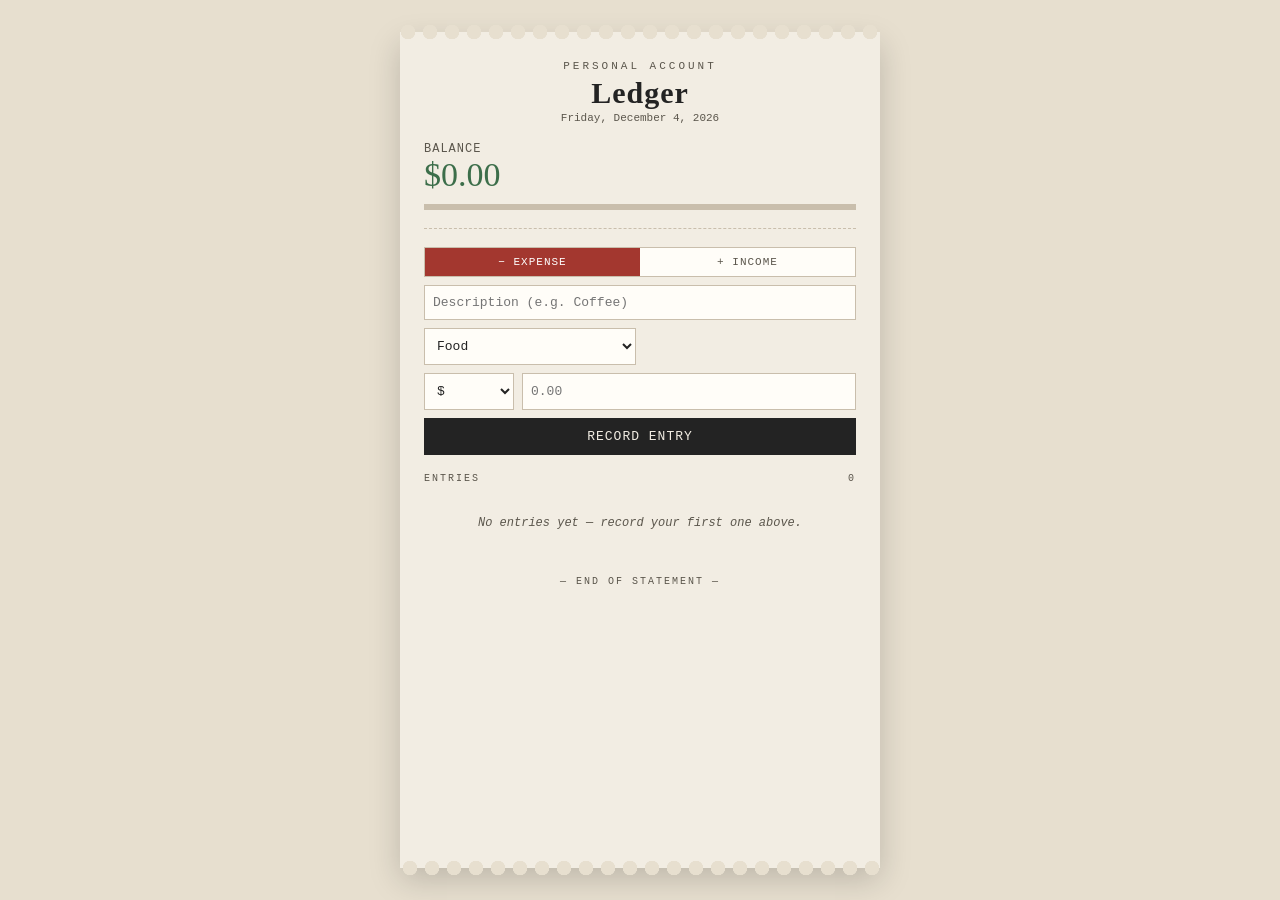
<file: index.html>
<!DOCTYPE html>
<html lang="en">
<head>
<meta charset="UTF-8">
<meta name="viewport" content="width=device-width, initial-scale=1.0">
<title>Ledger — Expense Tracker</title>
<link rel="stylesheet" href="style.css">
</head>
<body>

<div class="receipt">
  <header>
    <div class="eyebrow">Personal Account</div>
    <h1>Ledger</h1>
    <div class="sub" id="today"></div>
  </header>

  <div class="totals">
    <div>
      <div class="label">Balance</div>
      <div class="amount" id="balanceAmt">$0.00</div>
    </div>
  </div>
  <div class="balance-bar"><div id="balanceBar"></div></div>

  <hr class="rule">

  <form id="entryForm">
    <div class="type-toggle">
      <button type="button" data-type="expense" class="active">− Expense</button>
      <button type="button" data-type="income">+ Income</button>
    </div>
    <input type="text" class="desc" id="descInput" placeholder="Description (e.g. Coffee)" required maxlength="40">
    <select id="catInput">
      <option>Food</option>
      <option>Transport</option>
      <option>Housing</option>
      <option>Utilities</option>
      <option>Entertainment</option>
      <option>Health</option>
      <option>Shopping</option>
      <option>Income</option>
      <option>Other</option>
    </select>
    <div class="amt-row">
      <select id="currencyInput">
        <option value="$">$</option>
        <option value="€">€</option>
        <option value="£">£</option>
        <option value="৳">৳</option>
      </select>
      <input type="number" id="amountInput" placeholder="0.00" step="0.01" min="0.01" required>
    </div>
    <button type="submit">Record Entry</button>
  </form>

  <div class="entries">
    <div class="head-row">
      <span>Entries</span>
      <span id="entryCount">0</span>
    </div>
    <div id="entryList"></div>
    <div class="empty" id="emptyMsg">No entries yet — record your first one above.</div>
  </div>

  <div class="breakdown" id="breakdown" style="display:none;">
    <h2>By Category</h2>
    <div id="breakdownList"></div>
  </div>

  <footer>— end of statement —</footer>
</div>

<script src="script.js"></script>
</body>
</html>
</file>
<file: style.css>
:root{
  --paper:#f2ede3;
  --paper-dark:#e7dfcf;
  --ink:#232323;
  --ink-soft:#5b564c;
  --stamp-red:#a3372f;
  --stamp-green:#3c6e4a;
  --rule:#c9beac;
  --mono: 'Courier New', Courier, monospace;
  --serif: Georgia, 'Times New Roman', serif;
}
*{box-sizing:border-box;}
body{
  margin:0;
  background: var(--paper-dark);
  font-family: var(--mono);
  color: var(--ink);
  min-height:100vh;
  padding: 32px 16px;
  display:flex;
  justify-content:center;
}
.receipt{
  width:100%;
  max-width:480px;
  background: var(--paper);
  box-shadow: 0 12px 30px rgba(0,0,0,0.18);
  padding: 28px 24px 36px;
  position:relative;
}
.receipt::before, .receipt::after{
  content:"";
  position:absolute;
  left:0; right:0;
  height:14px;
  background:
    radial-gradient(circle at 8px 7px, var(--paper-dark) 7px, transparent 7.5px) repeat-x;
  background-size: 22px 14px;
}
.receipt::before{ top:-7px; }
.receipt::after{ bottom:-7px; transform: rotate(180deg); }

header{ text-align:center; margin-bottom:18px; }
.eyebrow{
  font-size:11px;
  letter-spacing:3px;
  color: var(--ink-soft);
  text-transform:uppercase;
}
h1{
  font-family: var(--serif);
  font-size: 30px;
  margin: 4px 0 2px;
  letter-spacing: 1px;
}
.sub{ font-size:11px; color:var(--ink-soft); }

.rule{
  border:none;
  border-top: 1px dashed var(--rule);
  margin: 18px 0;
}

.totals{
  display:flex;
  justify-content:space-between;
  align-items:baseline;
  margin-bottom: 6px;
}
.totals .label{ font-size:12px; letter-spacing:1px; color:var(--ink-soft); text-transform:uppercase;}
.totals .amount{
  font-family: var(--serif);
  font-size: 34px;
  font-variant-numeric: tabular-nums;
}
.amount.neg{ color: var(--stamp-red); }
.amount.pos{ color: var(--stamp-green); }

.balance-bar{
  height:6px;
  background: var(--rule);
  margin: 10px 0 4px;
  position:relative;
  overflow:hidden;
}
.balance-bar > div{
  position:absolute; top:0; bottom:0; left:0;
  background: var(--stamp-red);
  transition: width .3s ease;
}

form{
  display:grid;
  grid-template-columns: 1fr 1fr;
  gap: 8px;
  margin: 18px 0 4px;
}
form input, form select{
  font-family: var(--mono);
  font-size: 13px;
  padding: 9px 8px;
  border: 1px solid var(--rule);
  background: #fffdf8;
  color: var(--ink);
}
form .desc{ grid-column: 1 / -1; }
form .amt-row{ display:flex; gap:8px; grid-column: 1 / -1; }
form .amt-row select{ width: 90px; flex-shrink:0; }
form .amt-row input{ flex:1; }
form button{
  grid-column: 1 / -1;
  font-family: var(--mono);
  font-size: 13px;
  letter-spacing: 1px;
  text-transform: uppercase;
  padding: 11px;
  background: var(--ink);
  color: var(--paper);
  border: none;
  cursor: pointer;
  transition: background .15s ease;
}
form button:hover{ background:#3a3a3a; }
form button:active{ transform: translateY(1px); }

.type-toggle{
  display:flex;
  grid-column: 1 / -1;
  border: 1px solid var(--rule);
  overflow:hidden;
}
.type-toggle button{
  flex:1;
  padding:8px;
  font-family: var(--mono);
  font-size:11px;
  letter-spacing:1px;
  text-transform:uppercase;
  background: #fffdf8;
  color: var(--ink-soft);
  border:none;
  cursor:pointer;
  grid-column: auto;
}
.type-toggle button.active[data-type="expense"]{ background: var(--stamp-red); color:#fff; }
.type-toggle button.active[data-type="income"]{ background: var(--stamp-green); color:#fff; }

.entries{ margin-top: 18px; }
.entries .head-row{
  display:flex;
  justify-content:space-between;
  font-size: 10px;
  letter-spacing: 2px;
  color: var(--ink-soft);
  text-transform: uppercase;
  margin-bottom: 8px;
}
.entry{
  display:flex;
  justify-content:space-between;
  align-items:center;
  padding: 9px 0;
  border-bottom: 1px dotted var(--rule);
  font-size: 13px;
  gap: 8px;
}
.entry .meta{ min-width:0; }
.entry .desc{ font-weight:bold; }
.entry .cat{ color: var(--ink-soft); font-size: 11px; text-transform: uppercase; letter-spacing: .5px; }
.entry .right{ display:flex; align-items:center; gap:10px; flex-shrink:0; }
.entry .val{ font-variant-numeric: tabular-nums; white-space:nowrap; }
.entry .val.neg{ color: var(--stamp-red); }
.entry .val.pos{ color: var(--stamp-green); }
.entry .del{
  background:none; border:none; cursor:pointer;
  color: var(--ink-soft);
  font-size: 15px;
  line-height:1;
  padding: 2px 4px;
}
.entry .del:hover{ color: var(--stamp-red); }

.empty{
  text-align:center;
  color: var(--ink-soft);
  font-size: 12px;
  padding: 24px 0;
  font-style: italic;
}

.breakdown{ margin-top: 20px; }
.breakdown h2{
  font-family: var(--serif);
  font-size: 14px;
  letter-spacing: 1px;
  margin: 0 0 10px;
  text-transform: uppercase;
  color: var(--ink-soft);
}
.bd-row{ margin-bottom: 8px; }
.bd-row .top{
  display:flex; justify-content:space-between;
  font-size: 12px; margin-bottom: 3px;
}
.bd-track{ height:5px; background:var(--paper-dark); }
.bd-fill{ height:100%; background: var(--ink); }

footer{
  text-align:center;
  margin-top: 22px;
  font-size: 10px;
  letter-spacing: 2px;
  color: var(--ink-soft);
  text-transform: uppercase;
}

::selection{ background: var(--ink); color: var(--paper); }
</file>
